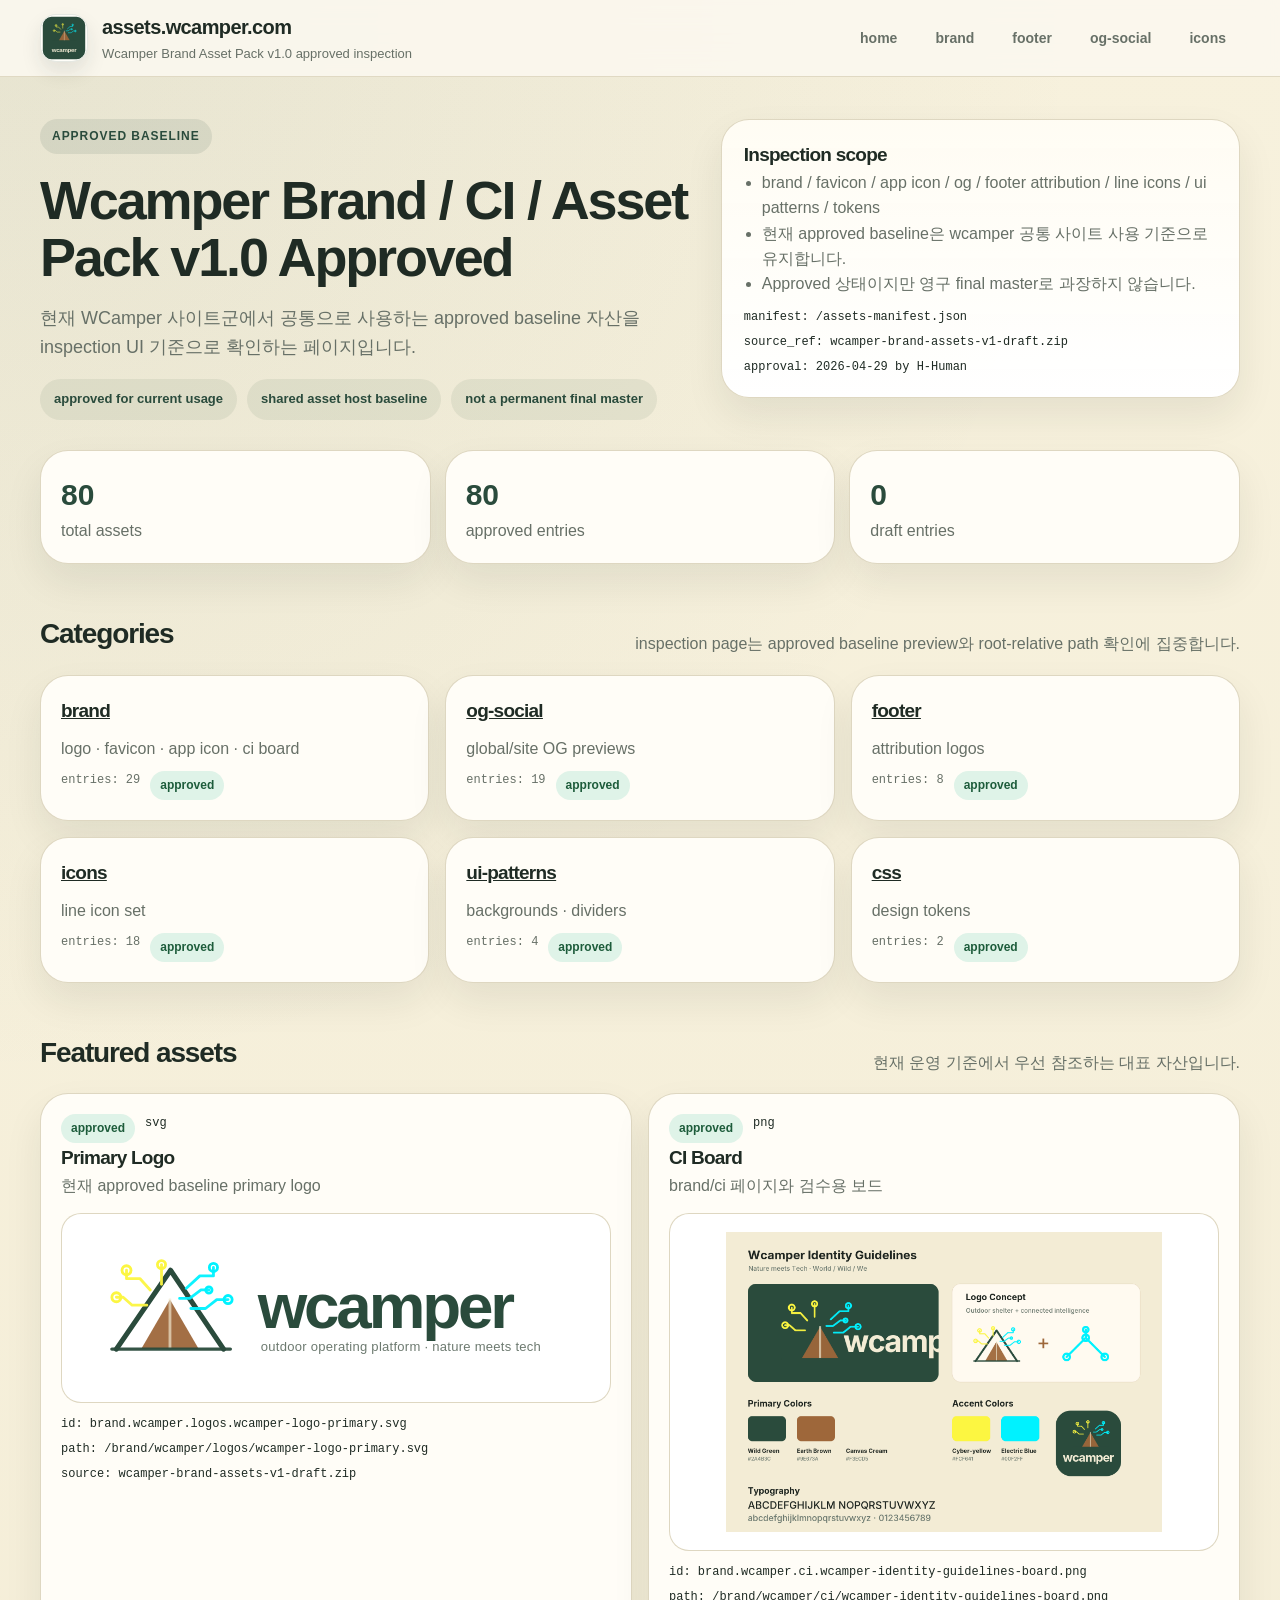
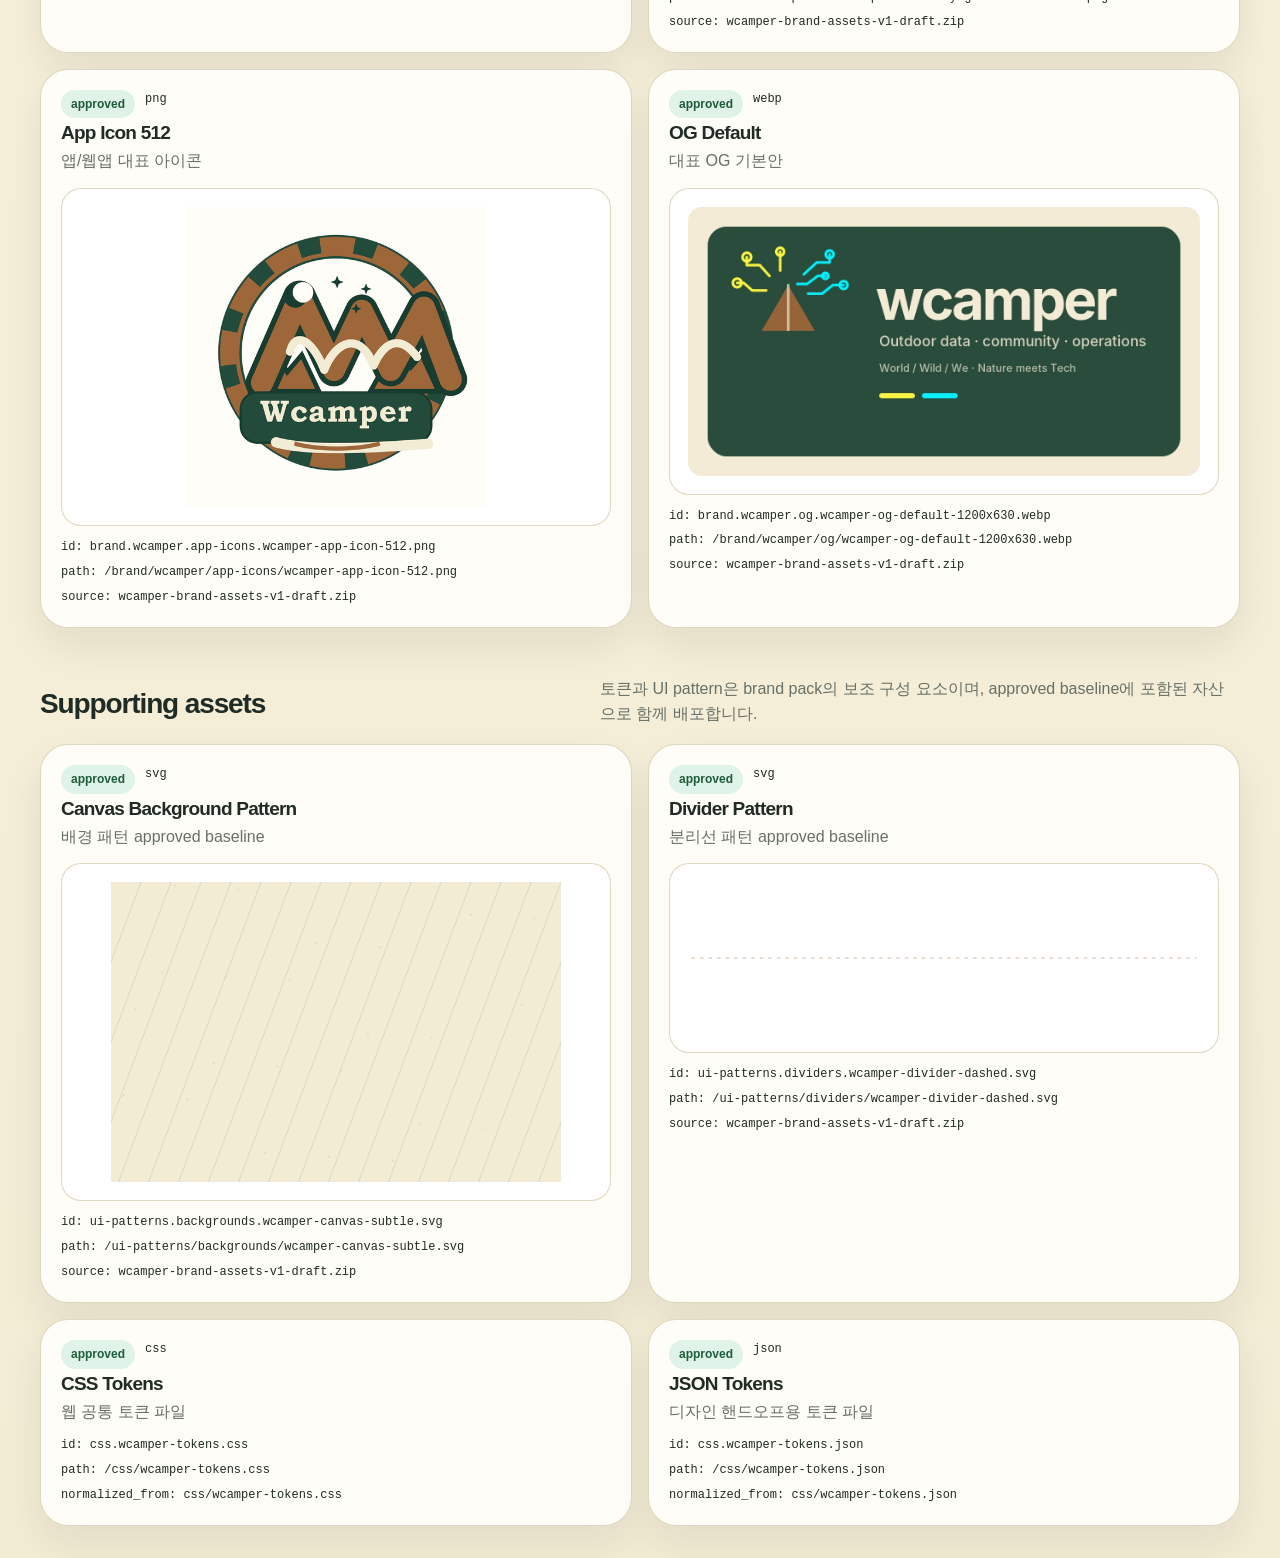
<file: index.html>
<!doctype html>
<html lang="ko">
<head>
  <meta charset="utf-8">
  <meta name="viewport" content="width=device-width,initial-scale=1">
  <title>assets.wcamper.com | Wcamper Brand Asset Pack v1.0 Approved</title>
  <meta name="description" content="Wcamper Brand / CI / Asset Pack v1.0 approved inspection catalog">
  <link rel="stylesheet" href="./styles.css">
  <script src="./inspection.js" defer></script>
</head>
<body data-page="home">
  <header class="site-header">
    <div class="wrap header-bar">
      <a class="brand-lockup" href="./index.html">
        <img src="/brand/wcamper/logos/wcamper-symbol-card.svg" alt="">
        <div>
          <strong>assets.wcamper.com</strong>
          <span>Wcamper Brand Asset Pack v1.0 approved inspection</span>
        </div>
      </a>
      <nav class="top-nav" aria-label="inspection navigation">
        <a href="./index.html">home</a>
        <a href="./brand/index.html">brand</a>
        <a href="./footer/index.html">footer</a>
        <a href="./og-social/index.html">og-social</a>
        <a href="./icons/index.html">icons</a>
      </nav>
    </div>
  </header>

  <main class="wrap">
    <section class="hero">
      <div class="hero-grid">
        <div class="hero-copy">
          <span class="eyebrow">approved baseline</span>
          <h1>Wcamper Brand / CI / Asset Pack v1.0 Approved</h1>
          <p class="lead">현재 WCamper 사이트군에서 공통으로 사용하는 approved baseline 자산을 inspection UI 기준으로 확인하는 페이지입니다.</p>
          <div class="chip-row">
            <span class="chip">approved for current usage</span>
            <span class="chip">shared asset host baseline</span>
            <span class="chip">not a permanent final master</span>
          </div>
        </div>
        <aside class="hero-aside">
          <article class="callout">
            <h3>Inspection scope</h3>
            <ul class="note-list">
              <li>brand / favicon / app icon / og / footer attribution / line icons / ui patterns / tokens</li>
              <li>현재 approved baseline은 wcamper 공통 사이트 사용 기준으로 유지합니다.</li>
              <li>Approved 상태이지만 영구 final master로 과장하지 않습니다.</li>
            </ul>
            <div class="meta">
              <div class="mono">manifest: /assets-manifest.json</div>
              <div class="mono">source_ref: wcamper-brand-assets-v1-draft.zip</div>
              <div class="mono">approval: 2026-04-29 by H-Human</div>
            </div>
          </article>
        </aside>
      </div>
    </section>

    <section class="section">
      <div id="page-error"></div>
      <div id="summary-metrics" class="metric-row"></div>
    </section>

    <section class="section">
      <div class="section-heading">
        <div>
          <h2>Categories</h2>
        </div>
        <p>inspection page는 approved baseline preview와 root-relative path 확인에 집중합니다.</p>
      </div>
      <div id="home-categories" class="grid grid-3"></div>
    </section>

    <section class="section">
      <div class="section-heading">
        <div>
          <h2>Featured assets</h2>
        </div>
        <p>현재 운영 기준에서 우선 참조하는 대표 자산입니다.</p>
      </div>
      <div id="home-featured" class="grid grid-2"></div>
    </section>

    <section class="section" id="supporting-assets">
      <div class="section-heading">
        <div>
          <h2>Supporting assets</h2>
        </div>
        <p>토큰과 UI pattern은 brand pack의 보조 구성 요소이며, approved baseline에 포함된 자산으로 함께 배포합니다.</p>
      </div>
      <div id="supporting-assets-grid" class="grid grid-2"></div>
    </section>
  </main>
</body>
</html>
</file>
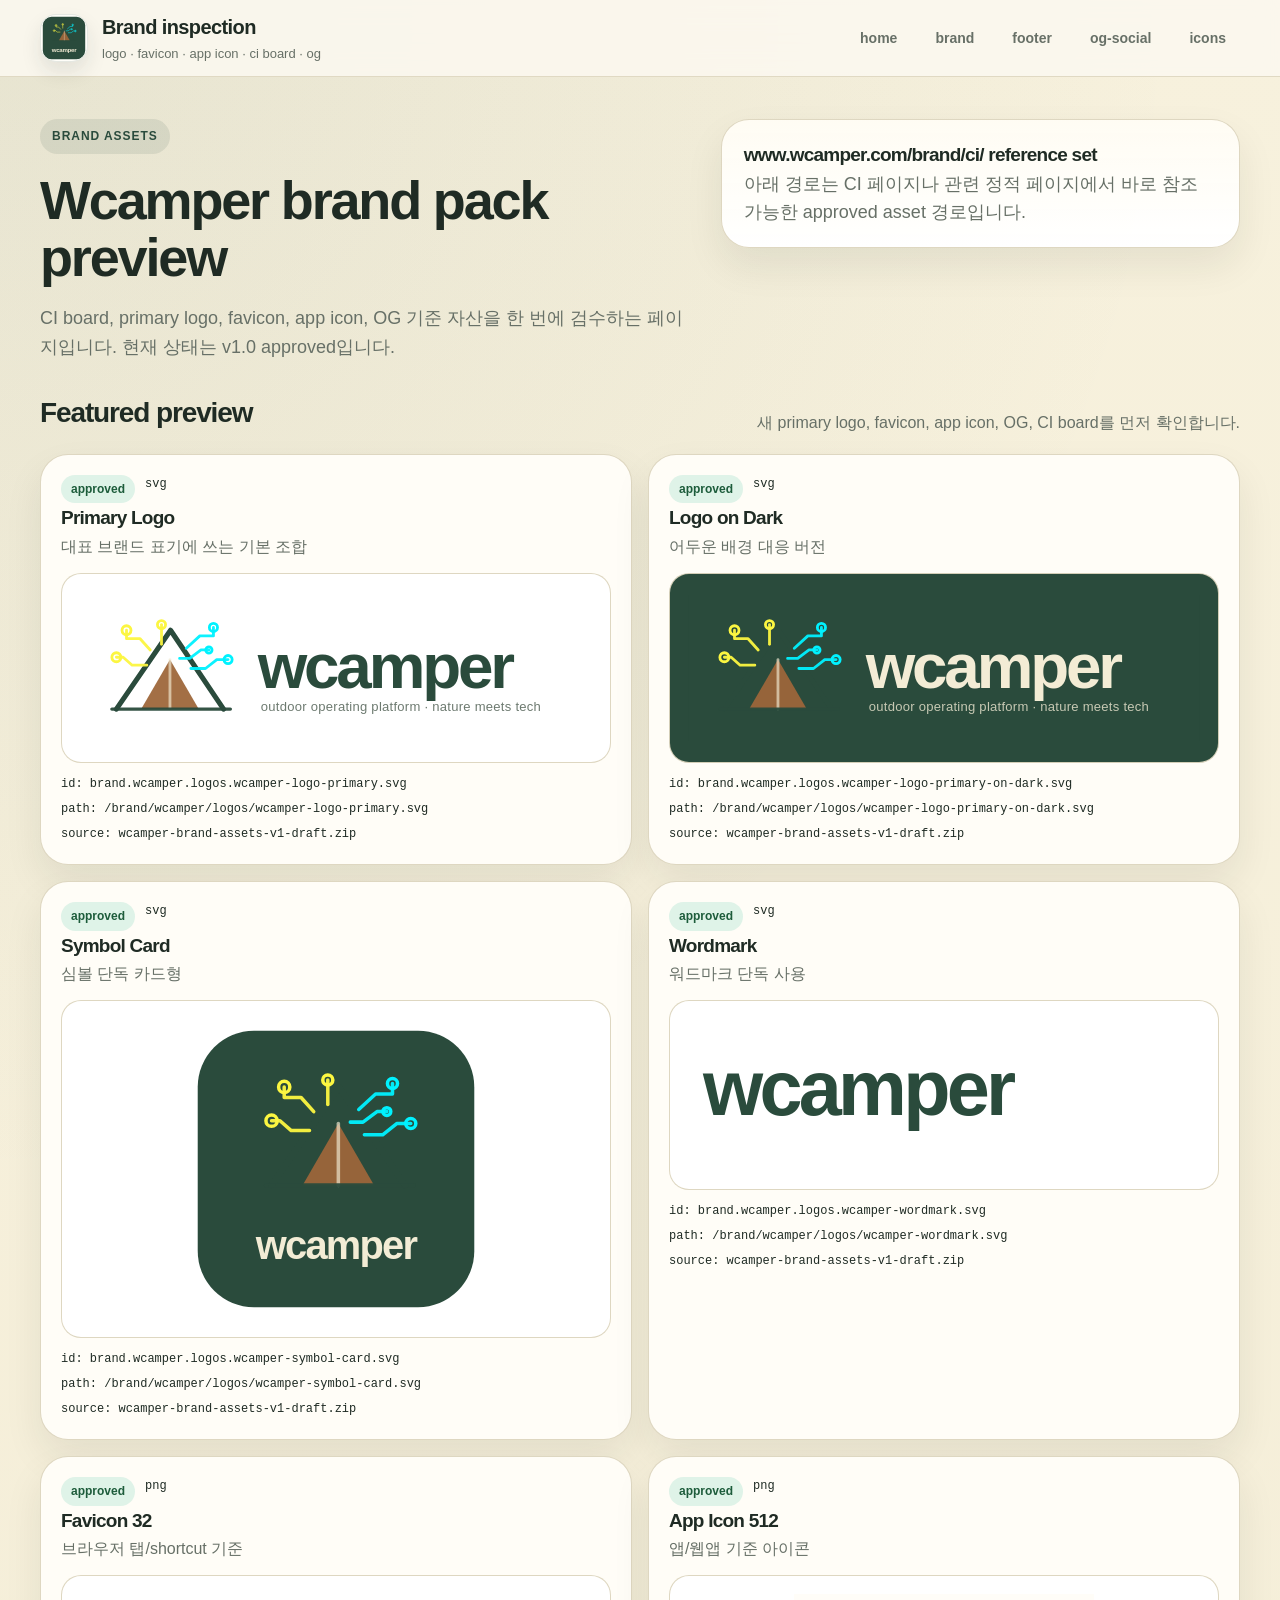
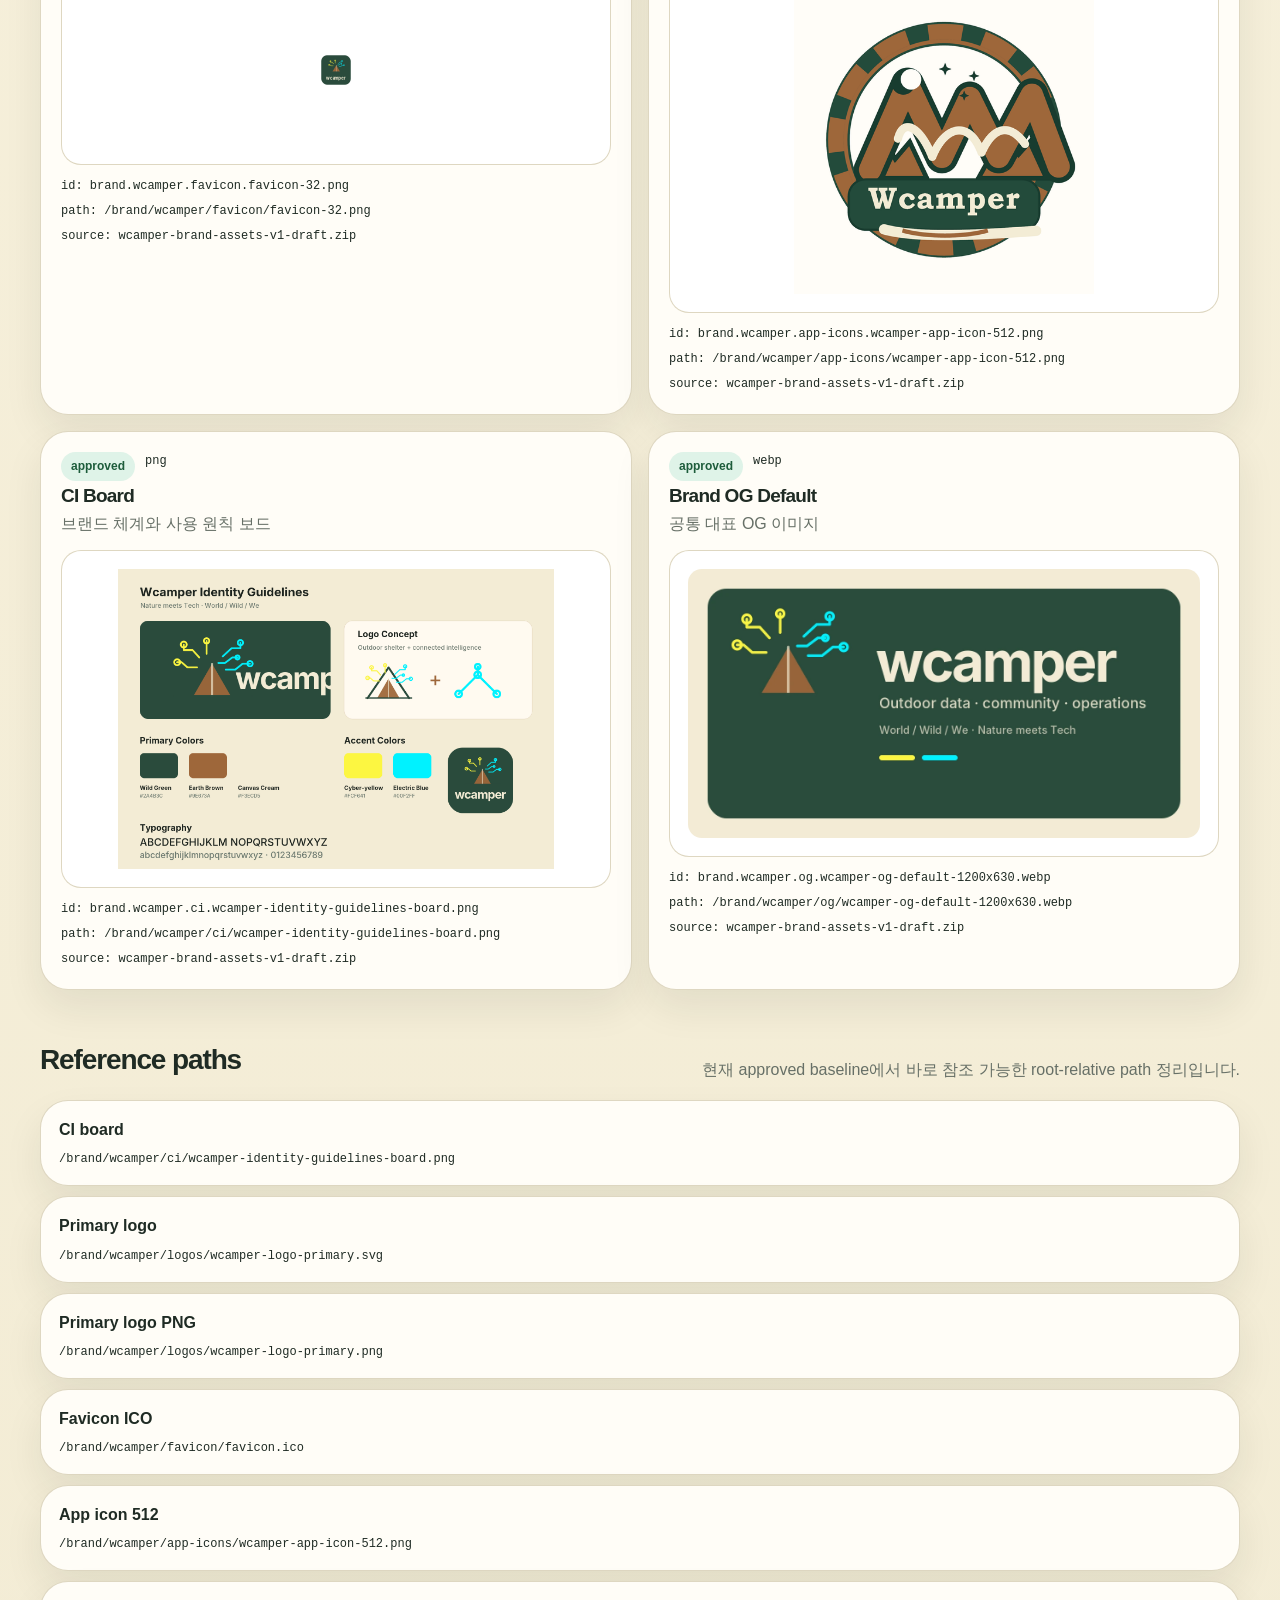
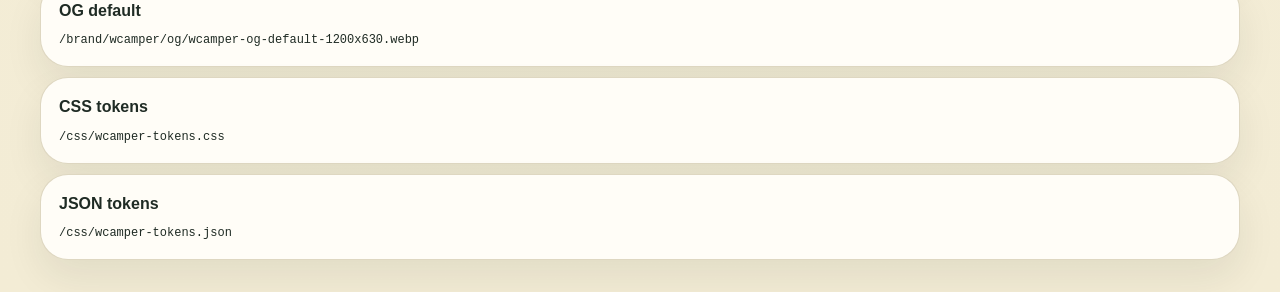
<file: brand/index.html>
<!doctype html>
<html lang="ko">
<head>
  <meta charset="utf-8">
  <meta name="viewport" content="width=device-width,initial-scale=1">
  <title>assets.wcamper.com | Brand inspection</title>
  <link rel="stylesheet" href="../styles.css">
  <script src="../inspection.js" defer></script>
</head>
<body data-page="brand">
  <header class="site-header">
    <div class="wrap header-bar">
      <a class="brand-lockup" href="../index.html">
        <img src="/brand/wcamper/logos/wcamper-symbol-card.svg" alt="">
        <div>
          <strong>Brand inspection</strong>
          <span>logo · favicon · app icon · ci board · og</span>
        </div>
      </a>
      <nav class="top-nav" aria-label="inspection navigation">
        <a href="../index.html">home</a>
        <a href="./index.html">brand</a>
        <a href="../footer/index.html">footer</a>
        <a href="../og-social/index.html">og-social</a>
        <a href="../icons/index.html">icons</a>
      </nav>
    </div>
  </header>

  <main class="wrap">
    <section class="hero">
      <div class="hero-grid">
        <div class="hero-copy">
          <span class="eyebrow">brand assets</span>
          <h1>Wcamper brand pack preview</h1>
          <p class="lead">CI board, primary logo, favicon, app icon, OG 기준 자산을 한 번에 검수하는 페이지입니다. 현재 상태는 v1.0 approved입니다.</p>
        </div>
        <aside class="hero-aside">
          <article class="callout">
            <h3>www.wcamper.com/brand/ci/ reference set</h3>
            <p class="lead">아래 경로는 CI 페이지나 관련 정적 페이지에서 바로 참조 가능한 approved asset 경로입니다.</p>
          </article>
        </aside>
      </div>
    </section>

    <section class="section">
      <div id="page-error"></div>
      <div class="section-heading">
        <div>
          <h2>Featured preview</h2>
        </div>
        <p>새 primary logo, favicon, app icon, OG, CI board를 먼저 확인합니다.</p>
      </div>
      <div id="brand-featured-grid" class="grid grid-2"></div>
    </section>

    <section class="section">
      <div class="section-heading">
        <div>
          <h2>Reference paths</h2>
        </div>
        <p>현재 approved baseline에서 바로 참조 가능한 root-relative path 정리입니다.</p>
      </div>
      <div id="brand-reference-list" class="path-list"></div>
    </section>
  </main>
</body>
</html>
</file>
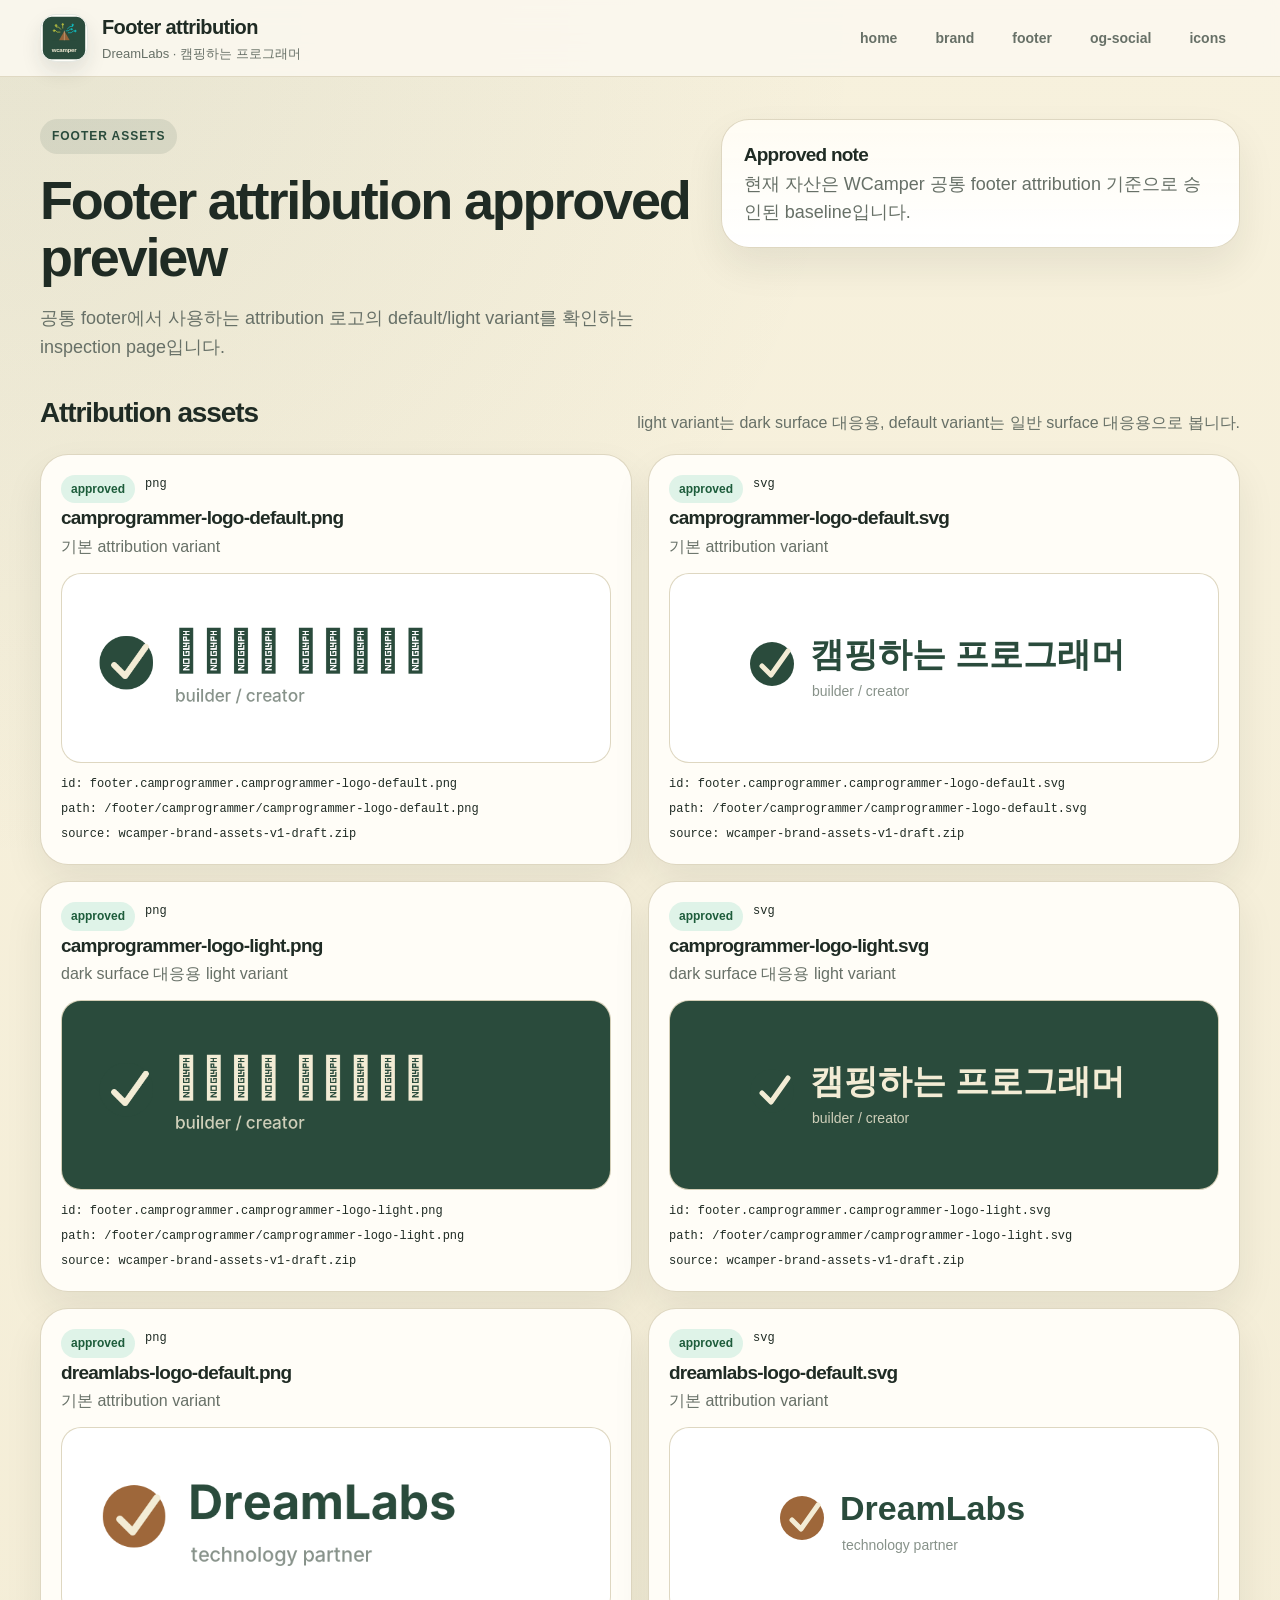
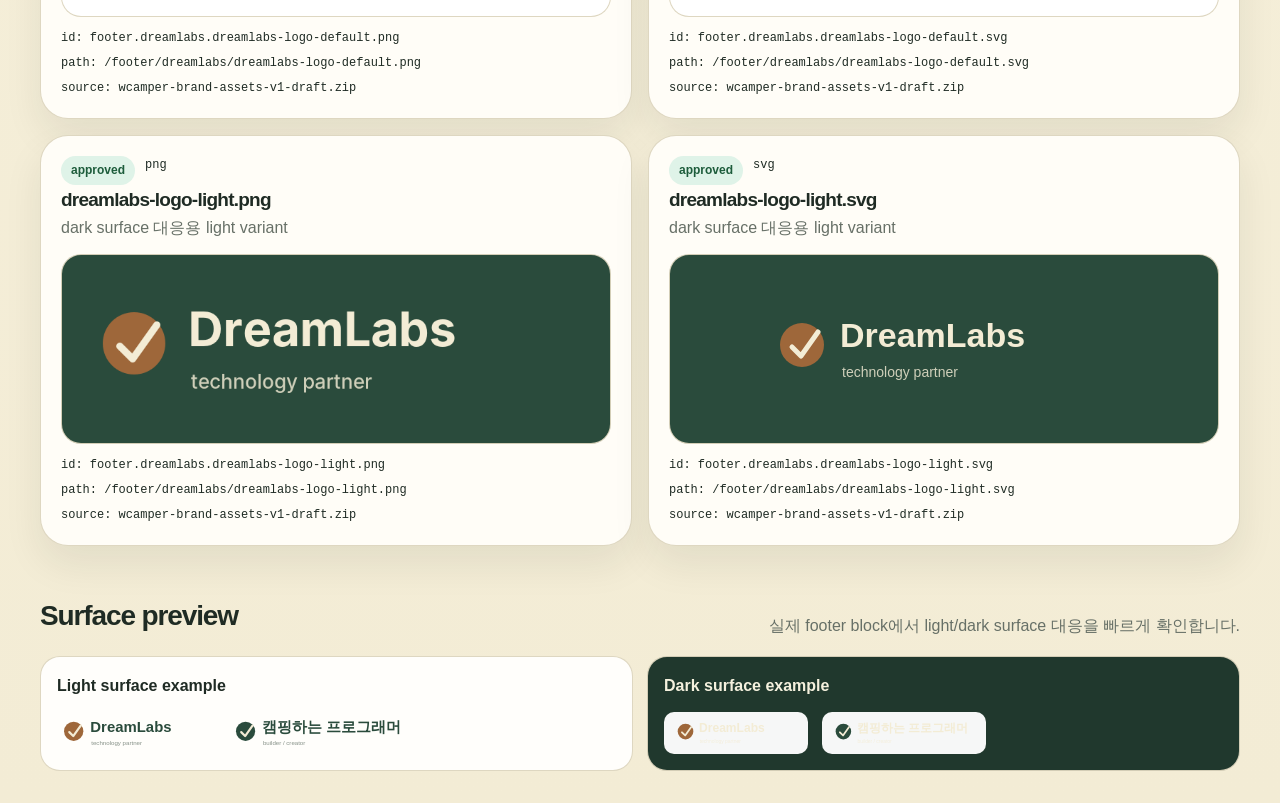
<file: footer/index.html>
<!doctype html>
<html lang="ko">
<head>
  <meta charset="utf-8">
  <meta name="viewport" content="width=device-width,initial-scale=1">
  <title>assets.wcamper.com | Footer attribution inspection</title>
  <link rel="stylesheet" href="../styles.css">
  <script src="../inspection.js" defer></script>
</head>
<body data-page="footer">
  <header class="site-header">
    <div class="wrap header-bar">
      <a class="brand-lockup" href="../index.html">
        <img src="/brand/wcamper/logos/wcamper-symbol-card.svg" alt="">
        <div>
          <strong>Footer attribution</strong>
          <span>DreamLabs · 캠핑하는 프로그래머</span>
        </div>
      </a>
      <nav class="top-nav" aria-label="inspection navigation">
        <a href="../index.html">home</a>
        <a href="../brand/index.html">brand</a>
        <a href="./index.html">footer</a>
        <a href="../og-social/index.html">og-social</a>
        <a href="../icons/index.html">icons</a>
      </nav>
    </div>
  </header>

  <main class="wrap">
    <section class="hero">
      <div class="hero-grid">
        <div class="hero-copy">
          <span class="eyebrow">footer assets</span>
          <h1>Footer attribution approved preview</h1>
          <p class="lead">공통 footer에서 사용하는 attribution 로고의 default/light variant를 확인하는 inspection page입니다.</p>
        </div>
        <aside class="hero-aside">
          <article class="callout">
            <h3>Approved note</h3>
            <p class="lead">현재 자산은 WCamper 공통 footer attribution 기준으로 승인된 baseline입니다.</p>
          </article>
        </aside>
      </div>
    </section>

    <section class="section">
      <div id="page-error"></div>
      <div class="section-heading">
        <div>
          <h2>Attribution assets</h2>
        </div>
        <p>light variant는 dark surface 대응용, default variant는 일반 surface 대응용으로 봅니다.</p>
      </div>
      <div id="footer-asset-grid" class="grid grid-2"></div>
    </section>

    <section class="section">
      <div class="section-heading">
        <div>
          <h2>Surface preview</h2>
        </div>
        <p>실제 footer block에서 light/dark surface 대응을 빠르게 확인합니다.</p>
      </div>
      <div id="footer-surface-preview" class="surface-row"></div>
    </section>
  </main>
</body>
</html>
</file>
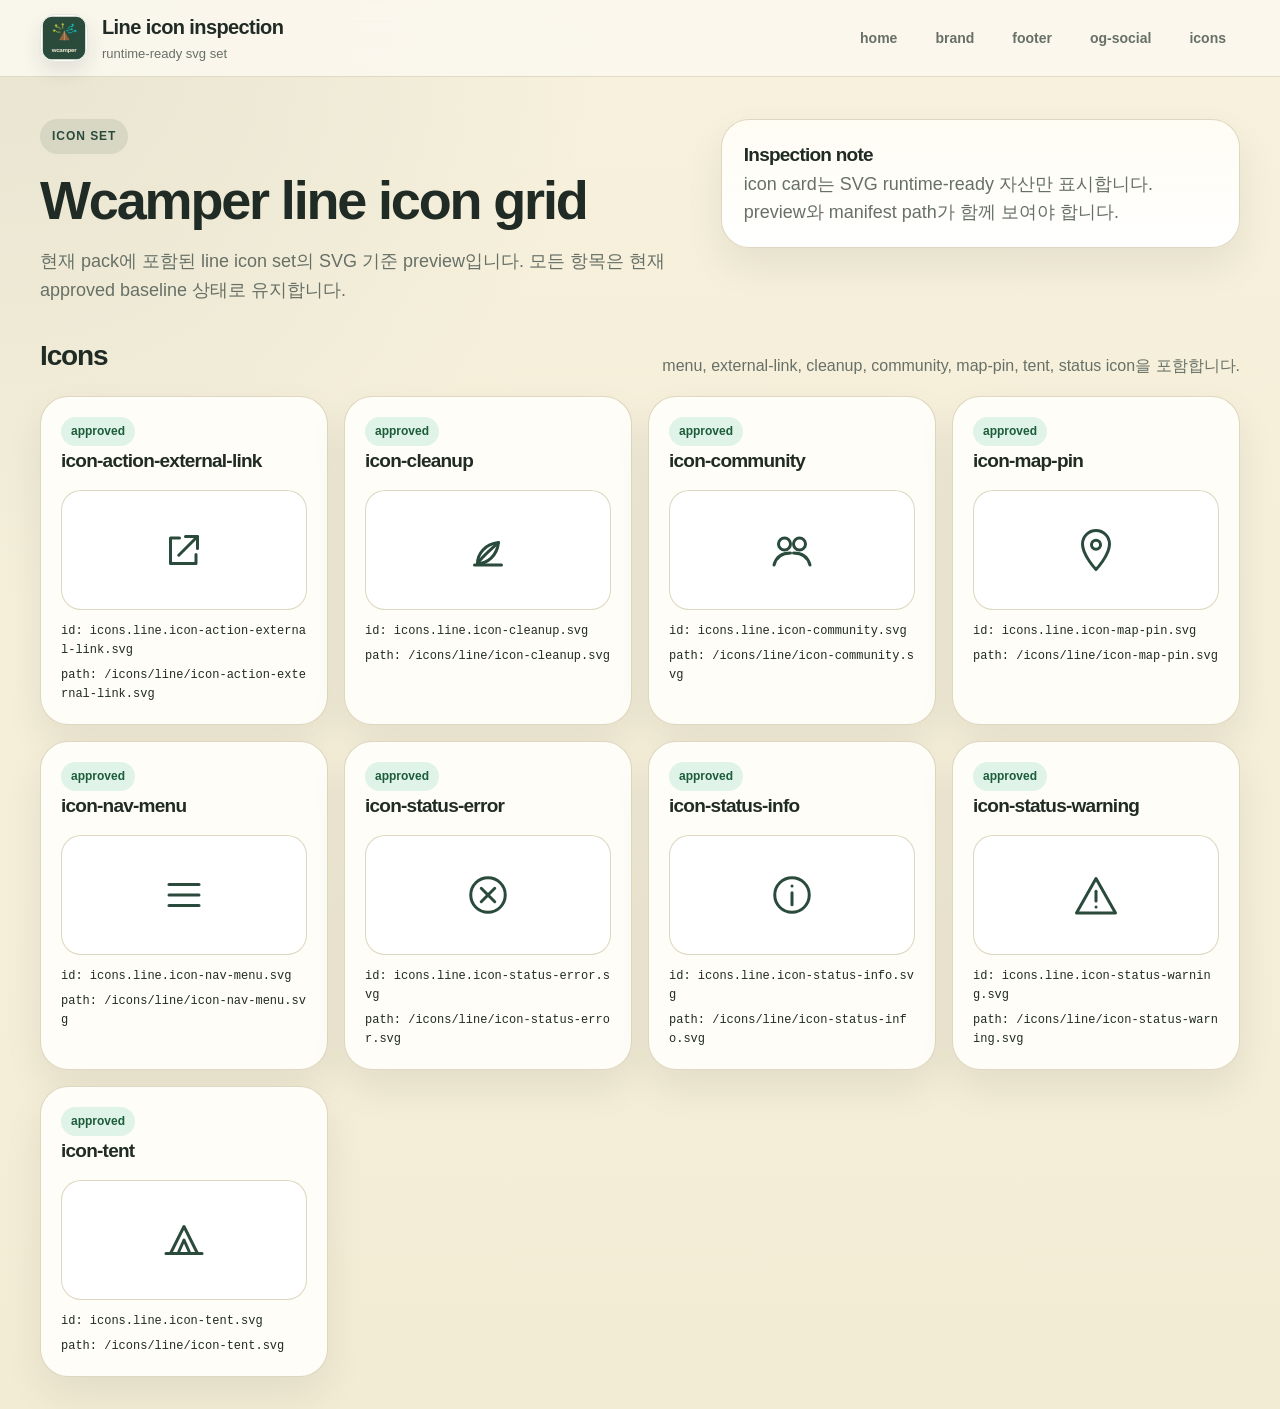
<file: icons/index.html>
<!doctype html>
<html lang="ko">
<head>
  <meta charset="utf-8">
  <meta name="viewport" content="width=device-width,initial-scale=1">
  <title>assets.wcamper.com | Icon inspection</title>
  <link rel="stylesheet" href="../styles.css">
  <script src="../inspection.js" defer></script>
</head>
<body data-page="icons">
  <header class="site-header">
    <div class="wrap header-bar">
      <a class="brand-lockup" href="../index.html">
        <img src="/brand/wcamper/logos/wcamper-symbol-card.svg" alt="">
        <div>
          <strong>Line icon inspection</strong>
          <span>runtime-ready svg set</span>
        </div>
      </a>
      <nav class="top-nav" aria-label="inspection navigation">
        <a href="../index.html">home</a>
        <a href="../brand/index.html">brand</a>
        <a href="../footer/index.html">footer</a>
        <a href="../og-social/index.html">og-social</a>
        <a href="./index.html">icons</a>
      </nav>
    </div>
  </header>

  <main class="wrap">
    <section class="hero">
      <div class="hero-grid">
        <div class="hero-copy">
          <span class="eyebrow">icon set</span>
          <h1>Wcamper line icon grid</h1>
          <p class="lead">현재 pack에 포함된 line icon set의 SVG 기준 preview입니다. 모든 항목은 현재 approved baseline 상태로 유지합니다.</p>
        </div>
        <aside class="hero-aside">
          <article class="callout">
            <h3>Inspection note</h3>
            <p class="lead">icon card는 SVG runtime-ready 자산만 표시합니다. preview와 manifest path가 함께 보여야 합니다.</p>
          </article>
        </aside>
      </div>
    </section>

    <section class="section">
      <div id="page-error"></div>
      <div class="section-heading">
        <div>
          <h2>Icons</h2>
        </div>
        <p>menu, external-link, cleanup, community, map-pin, tent, status icon을 포함합니다.</p>
      </div>
      <div id="icon-grid" class="icon-grid"></div>
    </section>
  </main>
</body>
</html>
</file>
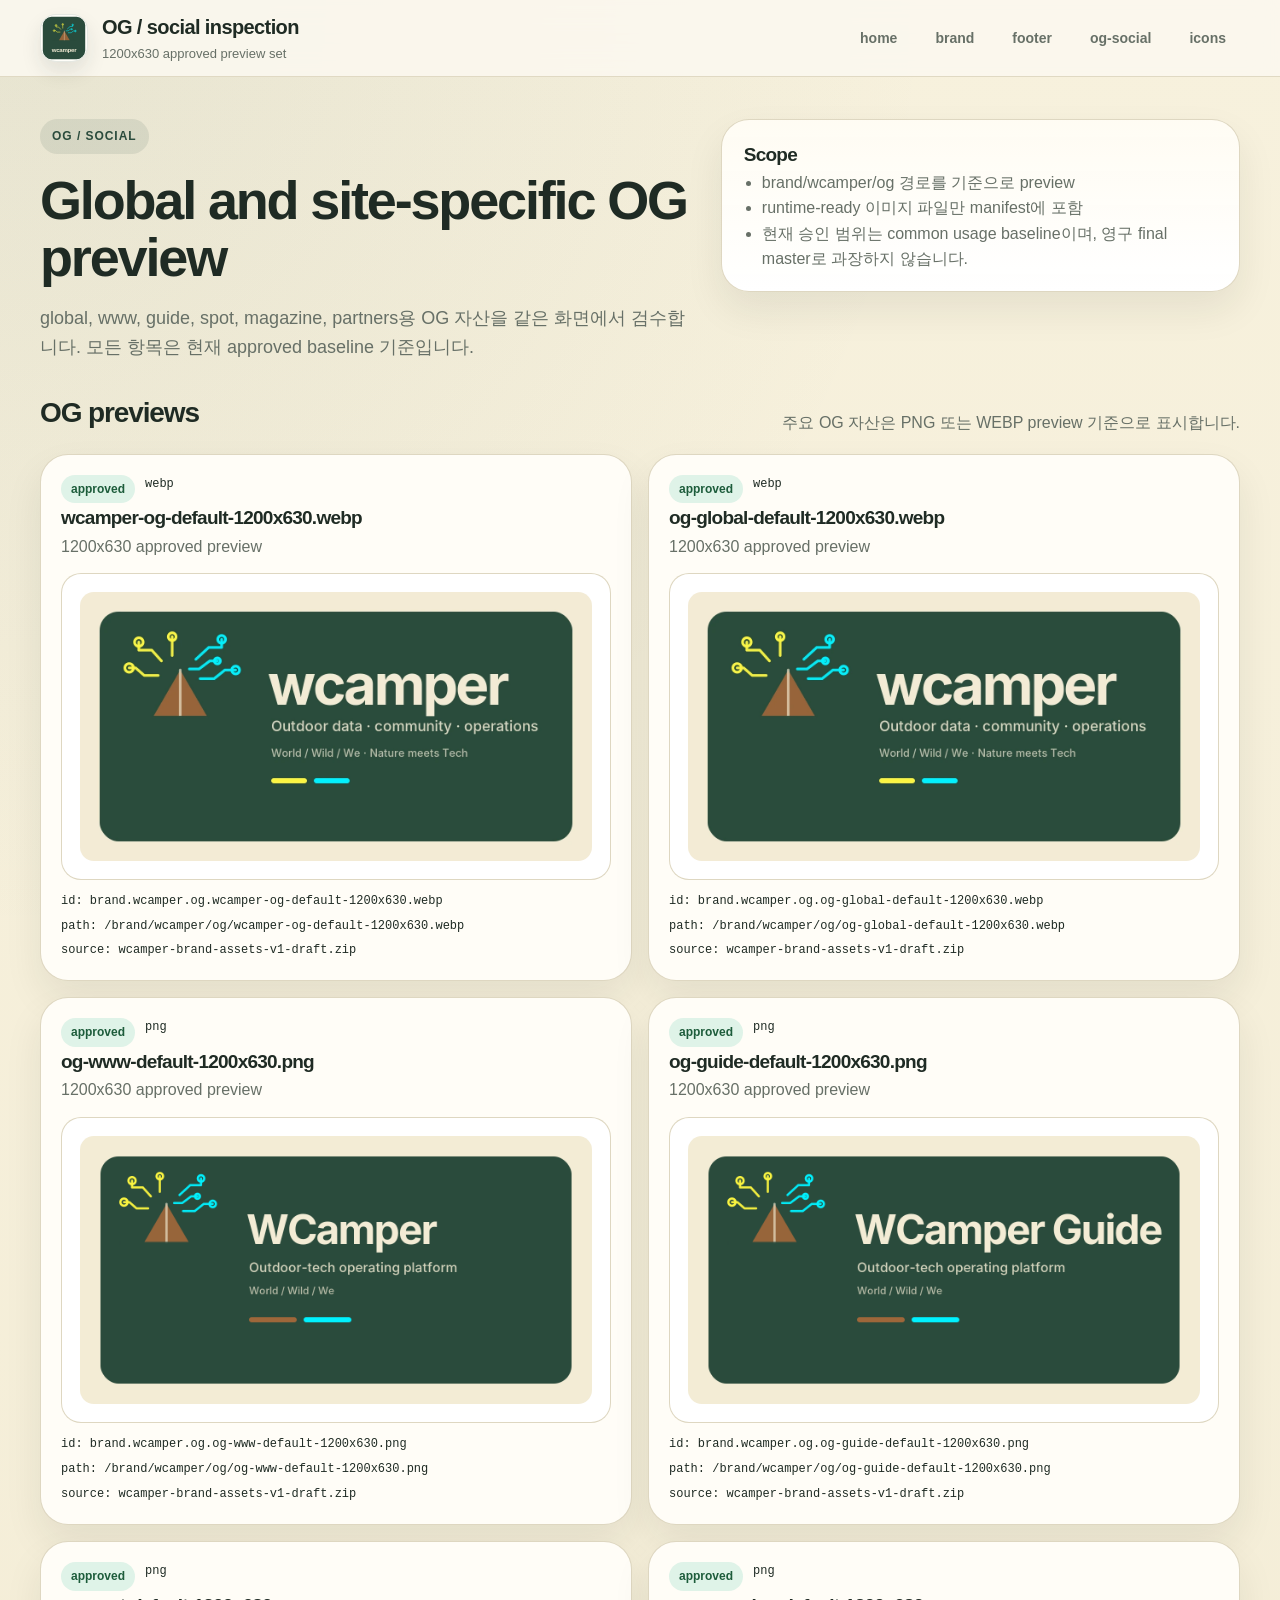
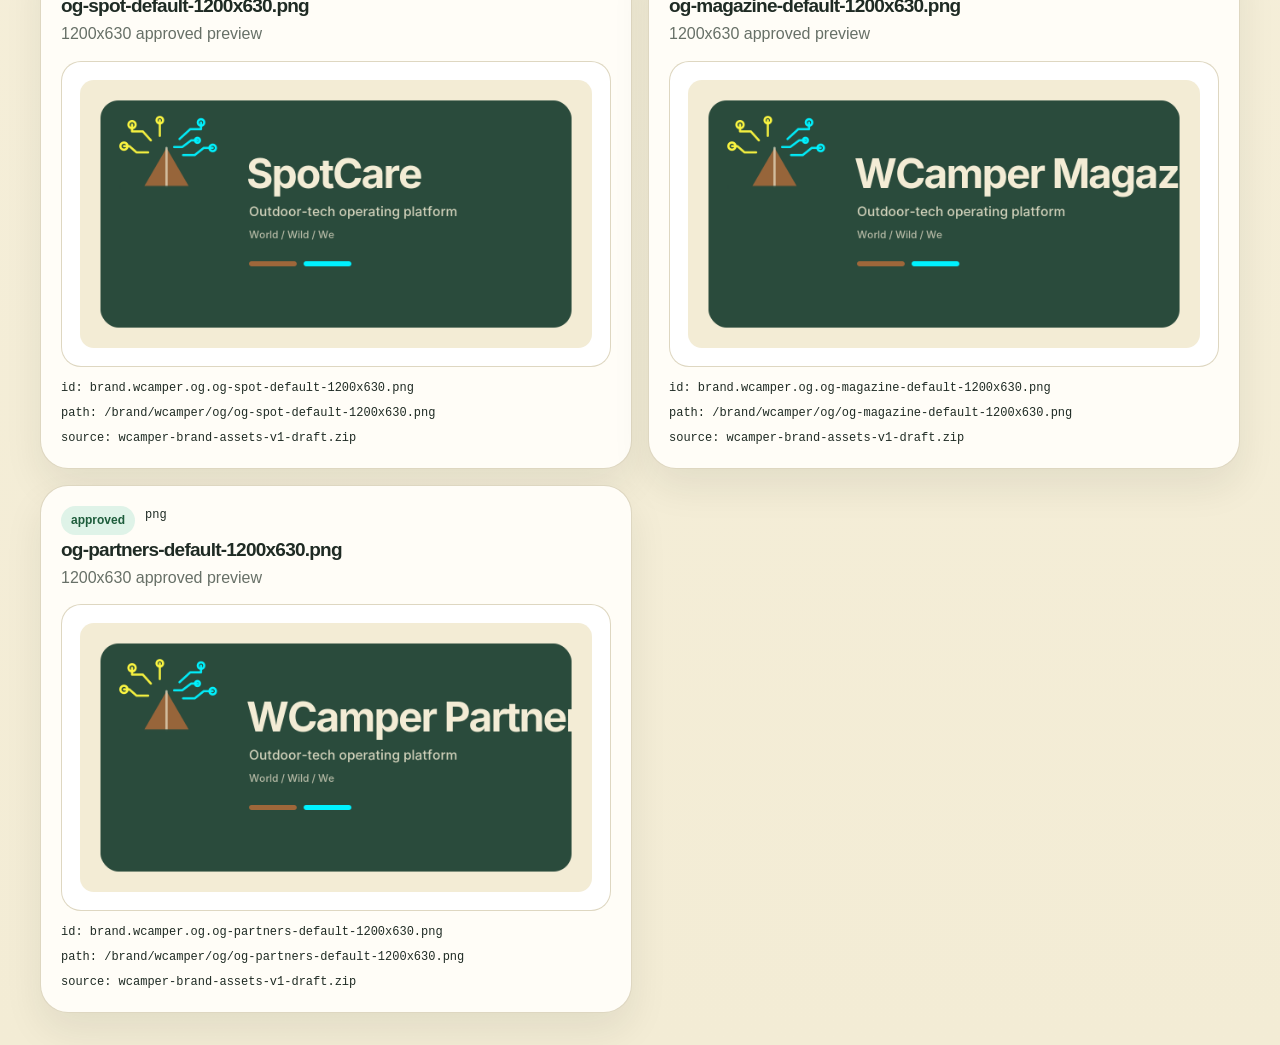
<file: og-social/index.html>
<!doctype html>
<html lang="ko">
<head>
  <meta charset="utf-8">
  <meta name="viewport" content="width=device-width,initial-scale=1">
  <title>assets.wcamper.com | OG social inspection</title>
  <link rel="stylesheet" href="../styles.css">
  <script src="../inspection.js" defer></script>
</head>
<body data-page="og-social">
  <header class="site-header">
    <div class="wrap header-bar">
      <a class="brand-lockup" href="../index.html">
        <img src="/brand/wcamper/logos/wcamper-symbol-card.svg" alt="">
        <div>
          <strong>OG / social inspection</strong>
          <span>1200x630 approved preview set</span>
        </div>
      </a>
      <nav class="top-nav" aria-label="inspection navigation">
        <a href="../index.html">home</a>
        <a href="../brand/index.html">brand</a>
        <a href="../footer/index.html">footer</a>
        <a href="./index.html">og-social</a>
        <a href="../icons/index.html">icons</a>
      </nav>
    </div>
  </header>

  <main class="wrap">
    <section class="hero">
      <div class="hero-grid">
        <div class="hero-copy">
          <span class="eyebrow">og / social</span>
          <h1>Global and site-specific OG preview</h1>
          <p class="lead">global, www, guide, spot, magazine, partners용 OG 자산을 같은 화면에서 검수합니다. 모든 항목은 현재 approved baseline 기준입니다.</p>
        </div>
        <aside class="hero-aside">
          <article class="callout">
            <h3>Scope</h3>
            <ul class="note-list">
              <li>brand/wcamper/og 경로를 기준으로 preview</li>
              <li>runtime-ready 이미지 파일만 manifest에 포함</li>
              <li>현재 승인 범위는 common usage baseline이며, 영구 final master로 과장하지 않습니다.</li>
            </ul>
          </article>
        </aside>
      </div>
    </section>

    <section class="section">
      <div id="page-error"></div>
      <div class="section-heading">
        <div>
          <h2>OG previews</h2>
        </div>
        <p>주요 OG 자산은 PNG 또는 WEBP preview 기준으로 표시합니다.</p>
      </div>
      <div id="og-grid" class="grid grid-2"></div>
    </section>
  </main>
</body>
</html>
</file>
<file: styles.css>
:root {
  --bg: #f3ecd5;
  --bg-soft: #fbf8ef;
  --card: #fffdf7;
  --line: #ddd5be;
  --text: #1f2b24;
  --muted: #677067;
  --brand: #2a4b3c;
  --earth: #9e673a;
  --cream: #f3ecd5;
  --cyber: #fcf641;
  --electric: #00f2ff;
  --draft-bg: #fff4db;
  --draft-fg: #8a5a00;
  --approved-bg: #dff3e8;
  --approved-fg: #1d5c3b;
  --placeholder-bg: #eceff4;
  --placeholder-fg: #3f4a5a;
  --shadow: 0 18px 38px rgba(24, 32, 24, 0.08);
  --radius-xl: 28px;
  --radius-lg: 20px;
  --radius-md: 14px;
}

* {
  box-sizing: border-box;
}

body {
  margin: 0;
  font-family: Inter, Pretendard, "Segoe UI", Arial, sans-serif;
  color: var(--text);
  background:
    radial-gradient(circle at top left, rgba(42, 75, 60, 0.08), transparent 32%),
    linear-gradient(180deg, #f7f1dd 0%, var(--cream) 100%);
  line-height: 1.58;
}

a {
  color: inherit;
}

img {
  display: block;
  max-width: 100%;
}

.wrap {
  width: min(1200px, calc(100% - 32px));
  margin: 0 auto;
}

.site-header {
  position: sticky;
  top: 0;
  z-index: 30;
  border-bottom: 1px solid rgba(221, 213, 190, 0.9);
  backdrop-filter: blur(14px);
  background: rgba(251, 248, 239, 0.9);
}

.header-bar {
  display: flex;
  align-items: center;
  justify-content: space-between;
  gap: 18px;
  min-height: 76px;
}

.brand-lockup {
  display: inline-flex;
  align-items: center;
  gap: 14px;
  text-decoration: none;
}

.brand-lockup img {
  width: 48px;
  height: 48px;
  border-radius: 16px;
  border: 1px solid rgba(42, 75, 60, 0.12);
  background: #fffef9;
  box-shadow: 0 10px 20px rgba(31, 43, 36, 0.1);
}

.brand-lockup strong {
  display: block;
  font-size: 20px;
  letter-spacing: -0.03em;
}

.brand-lockup span {
  display: block;
  color: var(--muted);
  font-size: 13px;
}

.top-nav {
  display: flex;
  gap: 10px;
  flex-wrap: wrap;
}

.top-nav a {
  padding: 10px 14px;
  border-radius: 999px;
  color: var(--muted);
  text-decoration: none;
  font-size: 14px;
  font-weight: 700;
}

.top-nav a:hover {
  color: var(--brand);
  background: rgba(42, 75, 60, 0.08);
}

.hero {
  padding: 42px 0 14px;
}

.hero-grid {
  display: grid;
  grid-template-columns: minmax(0, 1.12fr) minmax(300px, 0.88fr);
  gap: 20px;
  align-items: start;
}

.hero-copy,
.hero-aside {
  display: grid;
  gap: 18px;
}

.eyebrow,
.badge {
  display: inline-flex;
  align-items: center;
  width: fit-content;
  border-radius: 999px;
  font-weight: 800;
}

.eyebrow {
  padding: 8px 12px;
  background: rgba(42, 75, 60, 0.1);
  color: var(--brand);
  font-size: 12px;
  letter-spacing: 0.08em;
  text-transform: uppercase;
}

h1,
h2,
h3 {
  margin: 0;
  letter-spacing: -0.04em;
}

h1 {
  font-size: clamp(32px, 5vw, 54px);
  line-height: 1.06;
}

h2 {
  font-size: 28px;
}

h3 {
  font-size: 19px;
}

.lead {
  margin: 0;
  color: var(--muted);
  font-size: 18px;
}

.section {
  padding: 16px 0 32px;
}

.section-heading {
  display: flex;
  align-items: end;
  justify-content: space-between;
  gap: 18px;
  margin-bottom: 18px;
}

.section-heading p {
  margin: 0;
  max-width: 640px;
  color: var(--muted);
}

.grid {
  display: grid;
  gap: 16px;
}

.grid-2 {
  grid-template-columns: repeat(2, minmax(0, 1fr));
}

.grid-3 {
  grid-template-columns: repeat(3, minmax(0, 1fr));
}

.card,
.metric-card,
.callout {
  background: var(--card);
  border: 1px solid rgba(221, 213, 190, 0.95);
  border-radius: var(--radius-xl);
  box-shadow: var(--shadow);
}

.card,
.metric-card {
  padding: 20px;
}

.metric-row {
  display: grid;
  grid-template-columns: repeat(3, minmax(0, 1fr));
  gap: 14px;
}

.metric-card strong {
  display: block;
  font-size: 30px;
  color: var(--brand);
}

.metric-card span {
  color: var(--muted);
}

.callout {
  padding: 20px 22px;
  background: linear-gradient(180deg, rgba(255, 252, 244, 0.96) 0%, rgba(255, 255, 255, 0.98) 100%);
}

.callout p,
.card p {
  margin: 0;
  color: var(--muted);
}

.badge {
  padding: 5px 10px;
  font-size: 12px;
  vertical-align: middle;
}

.badge.draft {
  background: var(--draft-bg);
  color: var(--draft-fg);
}

.badge.approved {
  background: var(--approved-bg);
  color: var(--approved-fg);
}

.badge.placeholder {
  background: var(--placeholder-bg);
  color: var(--placeholder-fg);
}

.meta {
  display: grid;
  gap: 6px;
  margin-top: 12px;
}

.mono {
  font-family: Consolas, "Courier New", monospace;
  font-size: 12px;
  word-break: break-all;
}

.preview {
  display: flex;
  align-items: center;
  justify-content: center;
  min-height: 190px;
  margin-top: 14px;
  padding: 18px;
  border-radius: var(--radius-lg);
  border: 1px solid rgba(221, 213, 190, 0.95);
  background: #ffffff;
  overflow: hidden;
}

.preview--dark {
  background: #2a4b3c;
}

.preview--cream {
  background: #f9f3df;
}

.preview--og {
  min-height: 220px;
  align-items: stretch;
}

.preview img {
  max-width: 100%;
  max-height: 300px;
  object-fit: contain;
}

.preview--og img {
  width: 100%;
  max-height: none;
  object-fit: cover;
  border-radius: 14px;
}

.note-list {
  margin: 0;
  padding-left: 18px;
  color: var(--muted);
}

.category-card {
  display: grid;
  gap: 10px;
}

.category-card__meta {
  display: flex;
  gap: 10px;
  flex-wrap: wrap;
  color: var(--muted);
  font-size: 13px;
}

.chip-row {
  display: flex;
  gap: 10px;
  flex-wrap: wrap;
}

.chip {
  padding: 10px 14px;
  border-radius: 999px;
  background: rgba(42, 75, 60, 0.08);
  color: var(--brand);
  font-size: 13px;
  font-weight: 700;
}

.path-list {
  display: grid;
  gap: 10px;
}

.path-list .card {
  padding: 16px 18px;
}

.path-list strong {
  display: block;
  margin-bottom: 8px;
}

.surface-row {
  display: grid;
  gap: 14px;
  grid-template-columns: repeat(2, minmax(0, 1fr));
}

.surface {
  border-radius: var(--radius-lg);
  border: 1px solid rgba(221, 213, 190, 0.95);
  padding: 16px;
}

.surface--light {
  background: #fffefb;
}

.surface--dark {
  background: #20382d;
  color: #f5f1de;
}

.surface__logos {
  display: flex;
  align-items: center;
  gap: 14px;
  flex-wrap: wrap;
  margin-top: 14px;
}

.surface__logos img {
  max-height: 42px;
  width: auto;
}

.surface--dark .surface__logos img.surface-light-bg {
  background: rgba(255, 255, 255, 0.96);
  border-radius: 10px;
  padding: 4px 8px;
}

.icon-grid {
  display: grid;
  grid-template-columns: repeat(4, minmax(0, 1fr));
  gap: 16px;
}

.icon-card .preview {
  min-height: 120px;
}

.icon-card img {
  width: 48px;
  height: 48px;
}

.error-card {
  color: #7b1f1f;
  background: #fff1f1;
}

@media (max-width: 1120px) {
  .hero-grid,
  .icon-grid {
    grid-template-columns: repeat(2, minmax(0, 1fr));
  }

  .section-heading {
    align-items: start;
    flex-direction: column;
  }
}

@media (max-width: 780px) {
  .header-bar,
  .surface-row,
  .metric-row,
  .grid-2,
  .grid-3,
  .hero-grid,
  .icon-grid {
    grid-template-columns: 1fr;
  }

  .header-bar {
    display: grid;
    padding: 16px 0;
  }
}
</file>
